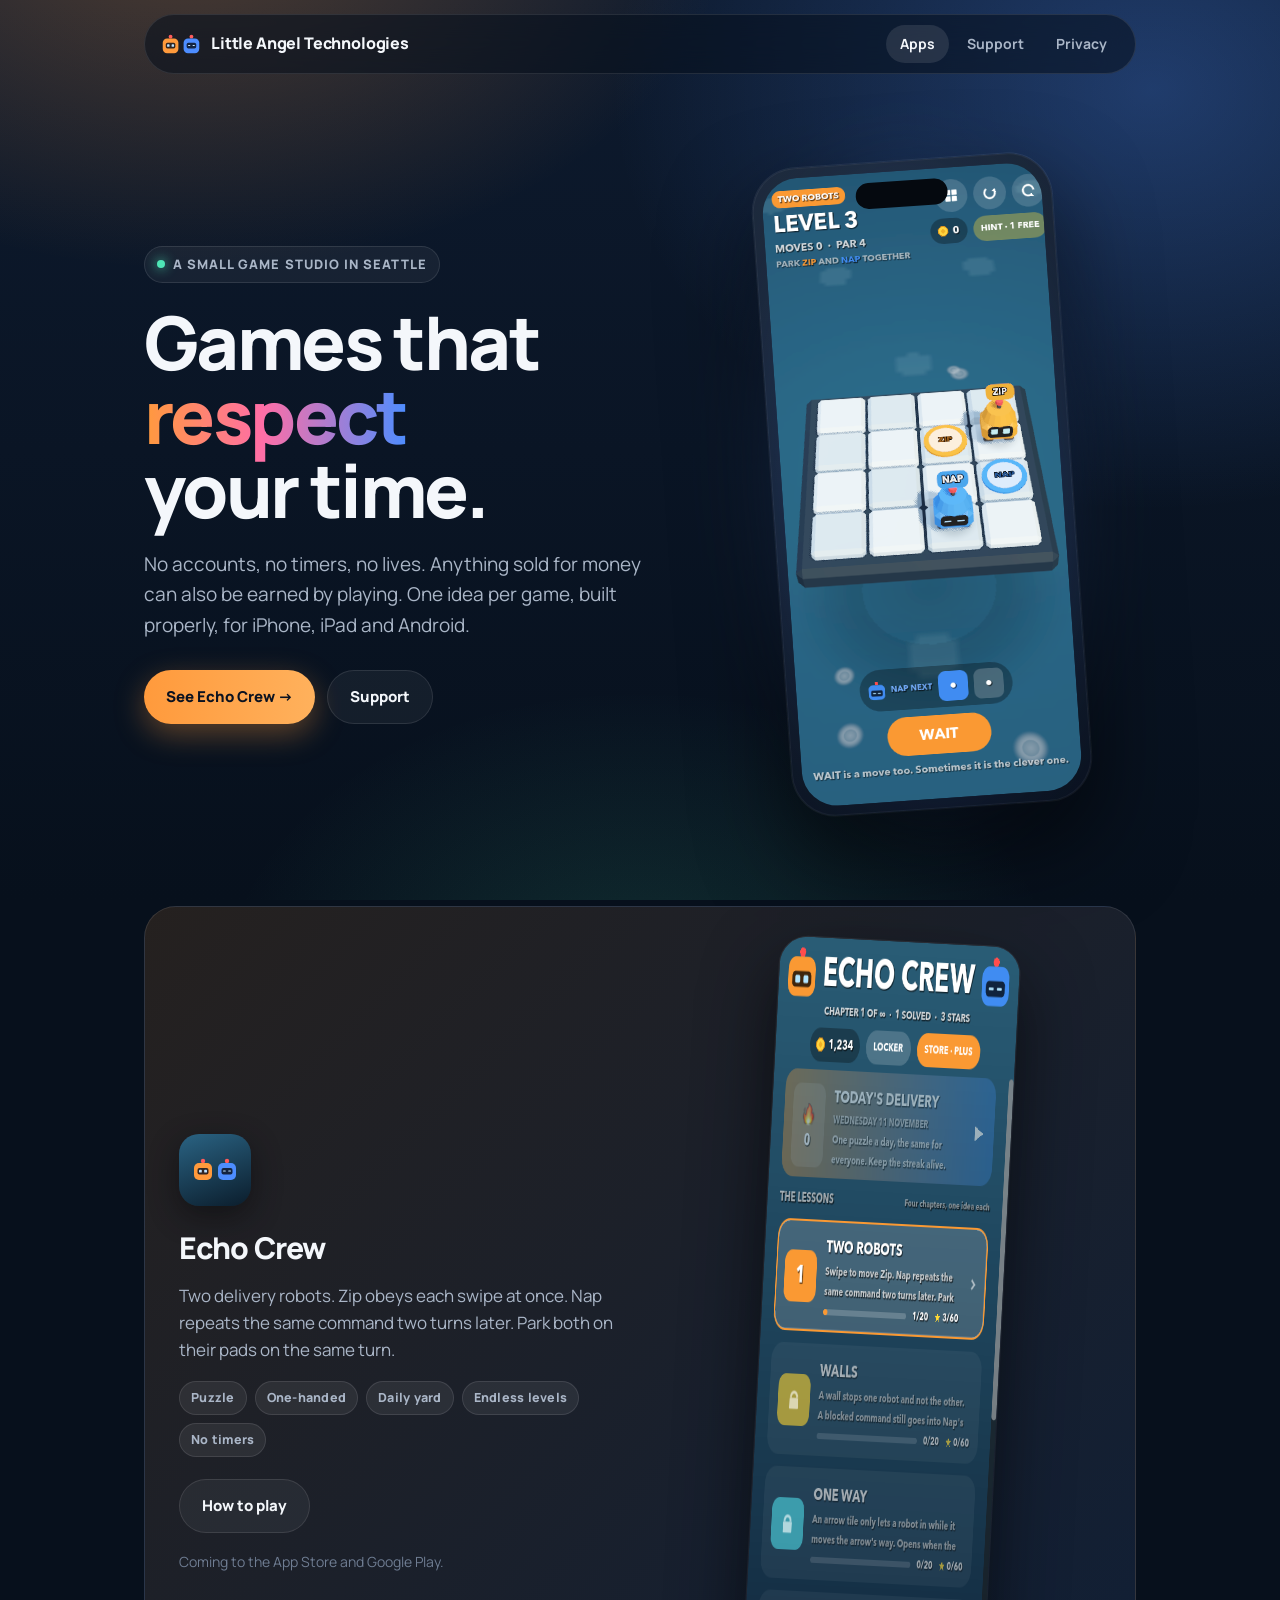
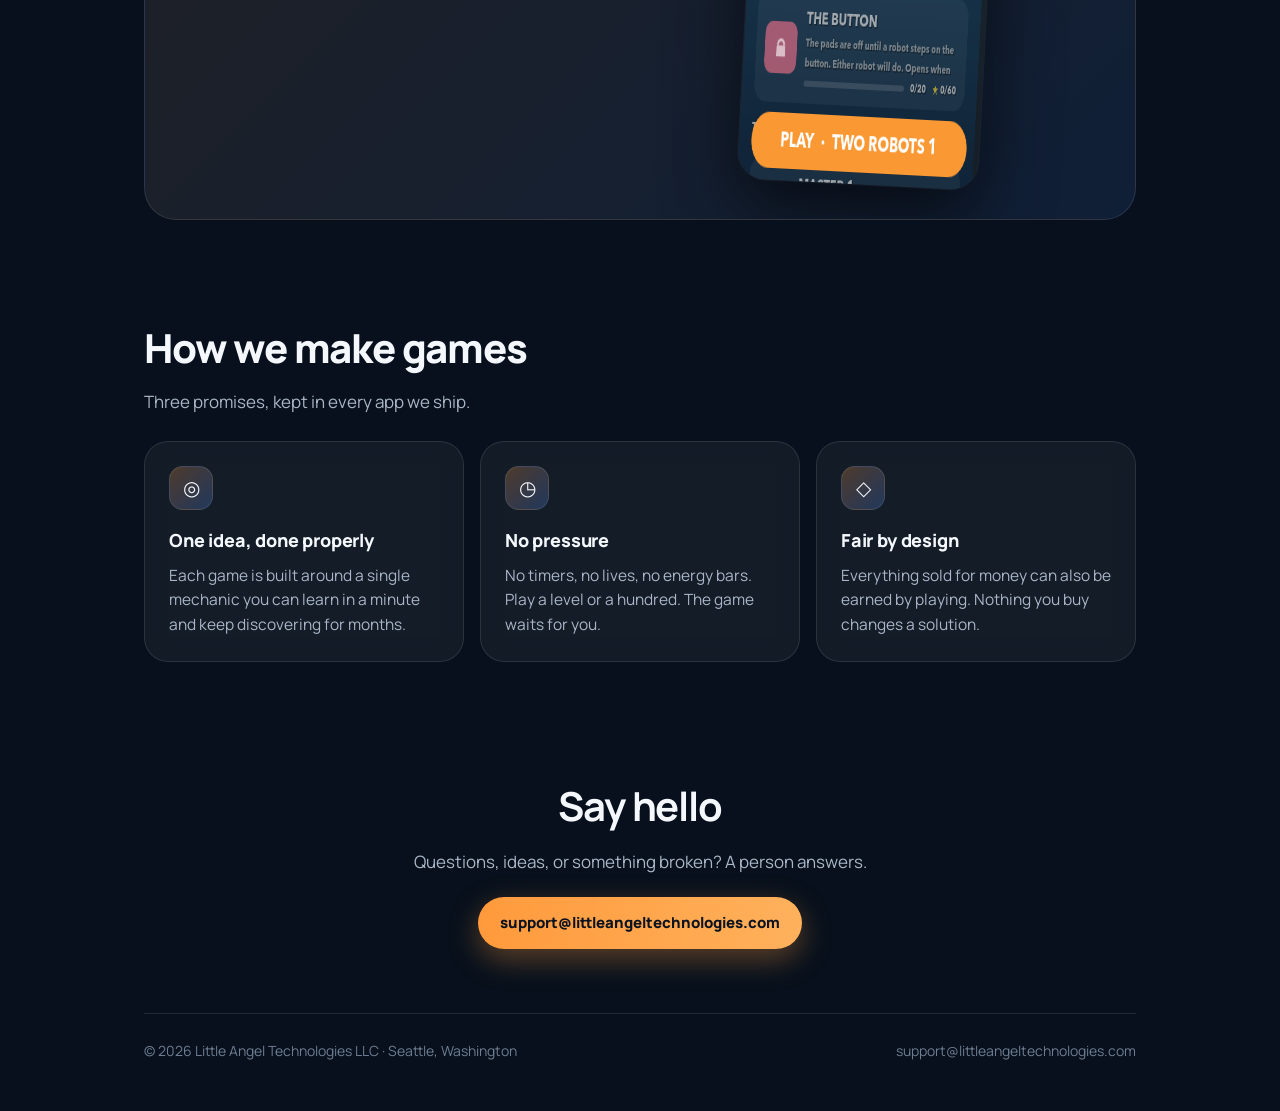
<file: index.html>
<!doctype html>
<html lang="en">
<head>
<meta charset="utf-8">
<meta name="viewport" content="width=device-width, initial-scale=1">
<meta name="theme-color" content="#07101c">
<link rel="preconnect" href="https://fonts.googleapis.com"><link rel="preconnect" href="https://fonts.gstatic.com" crossorigin>
<link href="https://fonts.googleapis.com/css2?family=Manrope:wght@500;700;800&display=swap" rel="stylesheet">
<link rel="stylesheet" href="style.css?v=4">
<title>Little Angel Technologies</title>
<meta name="description" content="Little Angel Technologies LLC makes small, original mobile games for iPhone, iPad and Android.">
</head>
<body>
<div class="top"><div class="wrap"><div class="bar"><a class="brand" href="/"><svg width="40" height="21" viewBox="0 0 46 24" aria-hidden="true"><g><circle cx="11" cy="3" r="2.2" fill="#ff5c5c"/><rect x="2" y="5" width="18" height="17" rx="5" fill="#ff9a3c"/><rect x="5.5" y="10" width="11" height="6.5" rx="2" fill="#0b1220" opacity=".85"/><rect x="7" y="11.8" width="2.8" height="2.8" rx=".7" fill="#bfe3ff"/><rect x="12.2" y="11.8" width="2.8" height="2.8" rx=".7" fill="#bfe3ff"/></g><g transform="translate(24 0)"><circle cx="11" cy="3" r="2.2" fill="#ff5c5c"/><rect x="2" y="5" width="18" height="17" rx="5" fill="#4d8dff"/><rect x="5.5" y="10" width="11" height="6.5" rx="2" fill="#0b1220" opacity=".85"/><rect x="7" y="12.6" width="2.8" height="1" rx=".5" fill="#bfe3ff"/><rect x="12.2" y="12.6" width="2.8" height="1" rx=".5" fill="#bfe3ff"/></g></svg><span class="name">Little Angel Technologies</span></a><nav><a href="/" aria-current="page">Apps</a><a href="/support.html">Support</a><a href="/privacy.html">Privacy</a></nav></div></div></div>
<div class="wrap">
<section class="hero">
<div>
<span class="eyebrow"><i></i>A small game studio in Seattle</span>
<h1>Games that <span class="grad">respect</span> your time.</h1>
<p class="lead">No accounts, no timers, no lives. Anything sold for money can also be earned by playing. One idea per game, built properly, for iPhone, iPad and Android.</p>
<div class="cta"><a class="btn primary" href="#echo-crew">See Echo Crew →</a><a class="btn ghost" href="/support.html">Support</a></div>
</div>
<div class="phone"><div class="glow"></div><img src="assets/echo-crew-play.png" alt="Echo Crew: Zip and Nap on a yard of tiles" width="390" height="844"></div>
</section>

<section class="section" id="echo-crew">
<div class="app">
<div>
<div class="icon"><svg width="46" height="24" viewBox="0 0 46 24" aria-hidden="true"><g><circle cx="11" cy="3" r="2.2" fill="#ff5c5c"/><rect x="2" y="5" width="18" height="17" rx="5" fill="#ff9a3c"/><rect x="5.5" y="10" width="11" height="6.5" rx="2" fill="#0b1220" opacity=".85"/><rect x="7" y="11.8" width="2.8" height="2.8" rx=".7" fill="#bfe3ff"/><rect x="12.2" y="11.8" width="2.8" height="2.8" rx=".7" fill="#bfe3ff"/></g><g transform="translate(24 0)"><circle cx="11" cy="3" r="2.2" fill="#ff5c5c"/><rect x="2" y="5" width="18" height="17" rx="5" fill="#4d8dff"/><rect x="5.5" y="10" width="11" height="6.5" rx="2" fill="#0b1220" opacity=".85"/><rect x="7" y="12.6" width="2.8" height="1" rx=".5" fill="#bfe3ff"/><rect x="12.2" y="12.6" width="2.8" height="1" rx=".5" fill="#bfe3ff"/></g></svg></div>
<h3>Echo Crew</h3>
<p>Two delivery robots. Zip obeys each swipe at once. Nap repeats the same command two turns later. Park both on their pads on the same turn.</p>
<div class="tags"><span class="tag">Puzzle</span><span class="tag">One-handed</span><span class="tag">Daily yard</span><span class="tag">Endless levels</span><span class="tag">No timers</span></div>
<div class="cta"><a class="btn ghost" href="/support.html#echo-crew">How to play</a></div>
<p style="margin-top:18px;font-size:14px;color:var(--fg3)">Coming to the App Store and Google Play.</p>
</div>
<div class="shot"><img src="assets/echo-crew-map.png" alt="The Echo Crew map with its chapters" width="390" height="844"></div>
</div>
</section>

<section class="section">
<h2>How we make games</h2>
<p class="sub">Three promises, kept in every app we ship.</p>
<div class="grid">
<div class="card"><div class="ic">◎</div><h3>One idea, done properly</h3><p>Each game is built around a single mechanic you can learn in a minute and keep discovering for months.</p></div>
<div class="card"><div class="ic">◷</div><h3>No pressure</h3><p>No timers, no lives, no energy bars. Play a level or a hundred. The game waits for you.</p></div>
<div class="card"><div class="ic">◇</div><h3>Fair by design</h3><p>Everything sold for money can also be earned by playing. Nothing you buy changes a solution.</p></div>
</div>
</section>

<section class="contact">
<h2>Say hello</h2>
<p>Questions, ideas, or something broken? A person answers.</p>
<a class="btn primary" href="mailto:support@littleangeltechnologies.com">support@littleangeltechnologies.com</a>
</section>
</div>
<div class="wrap"><footer><span>© 2026 Little Angel Technologies LLC · Seattle, Washington</span><span><a href="mailto:support@littleangeltechnologies.com">support@littleangeltechnologies.com</a></span></footer></div>
</body></html>
</file>
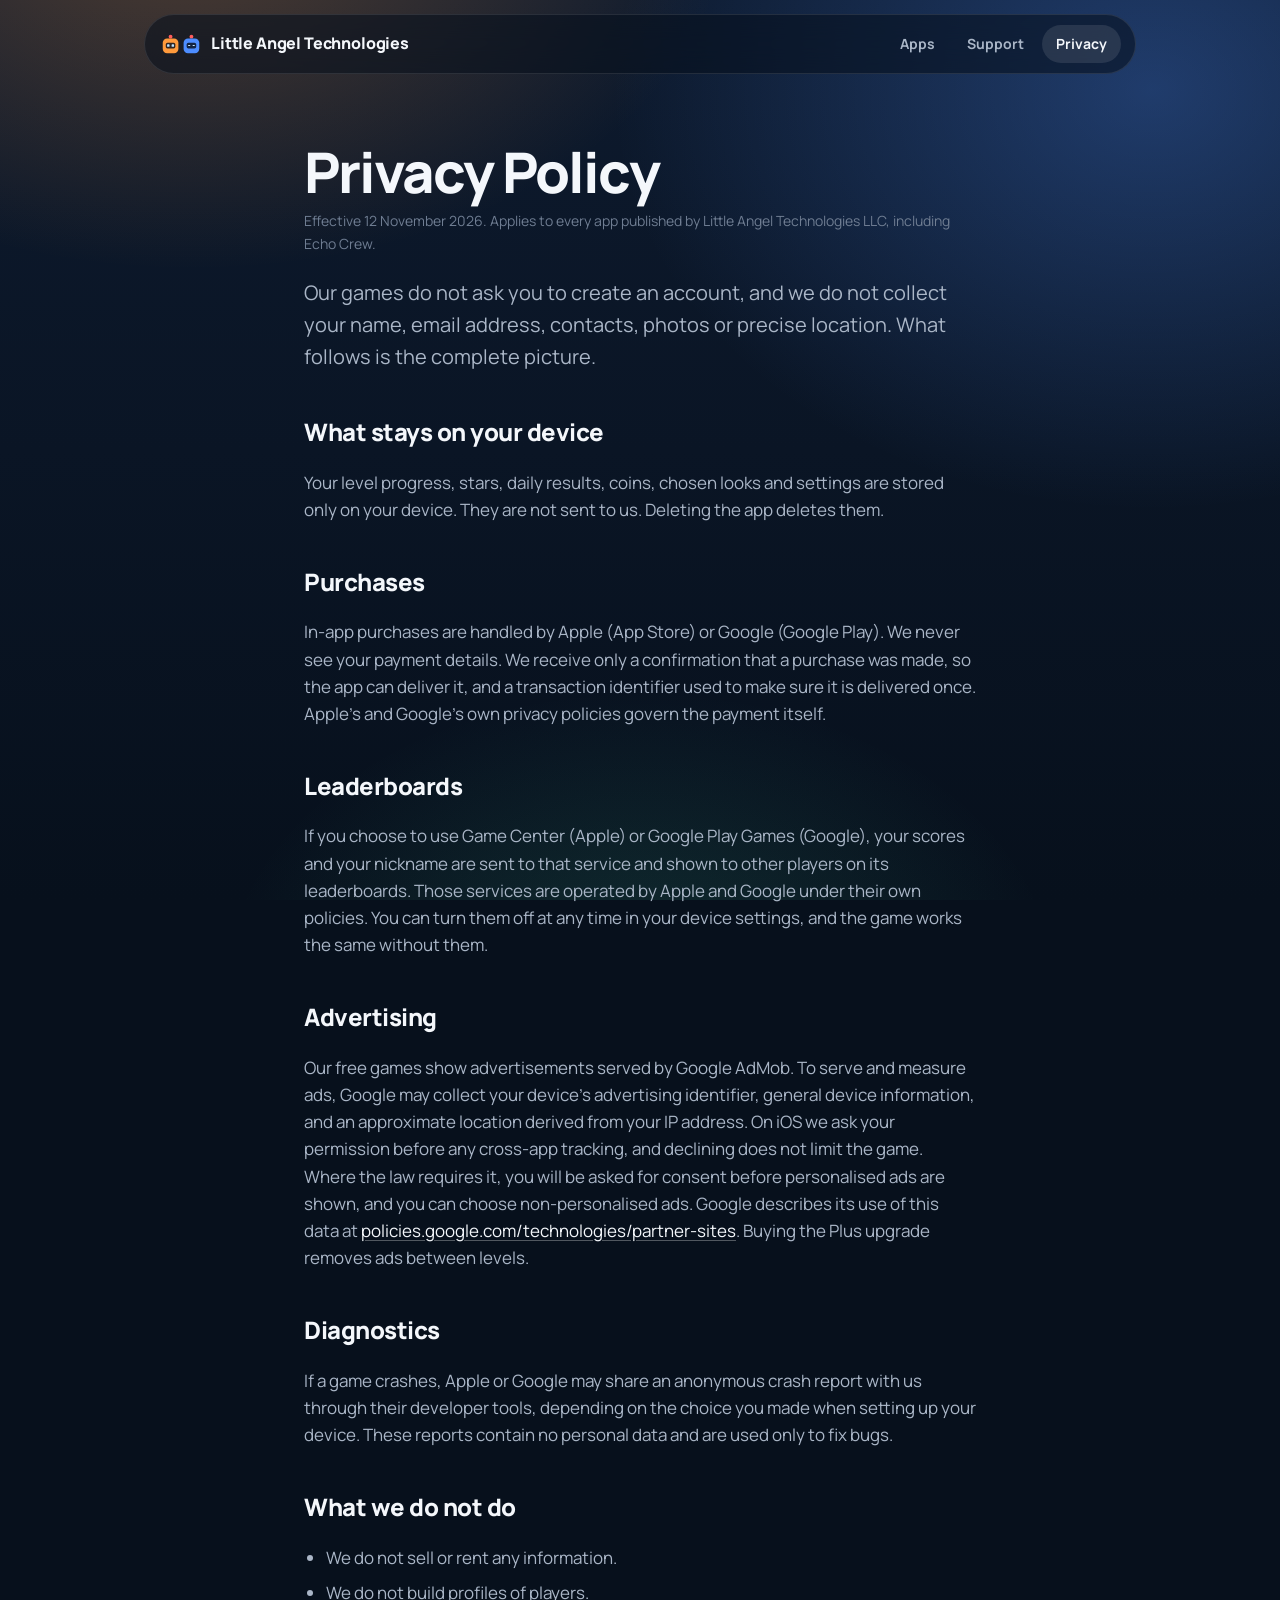
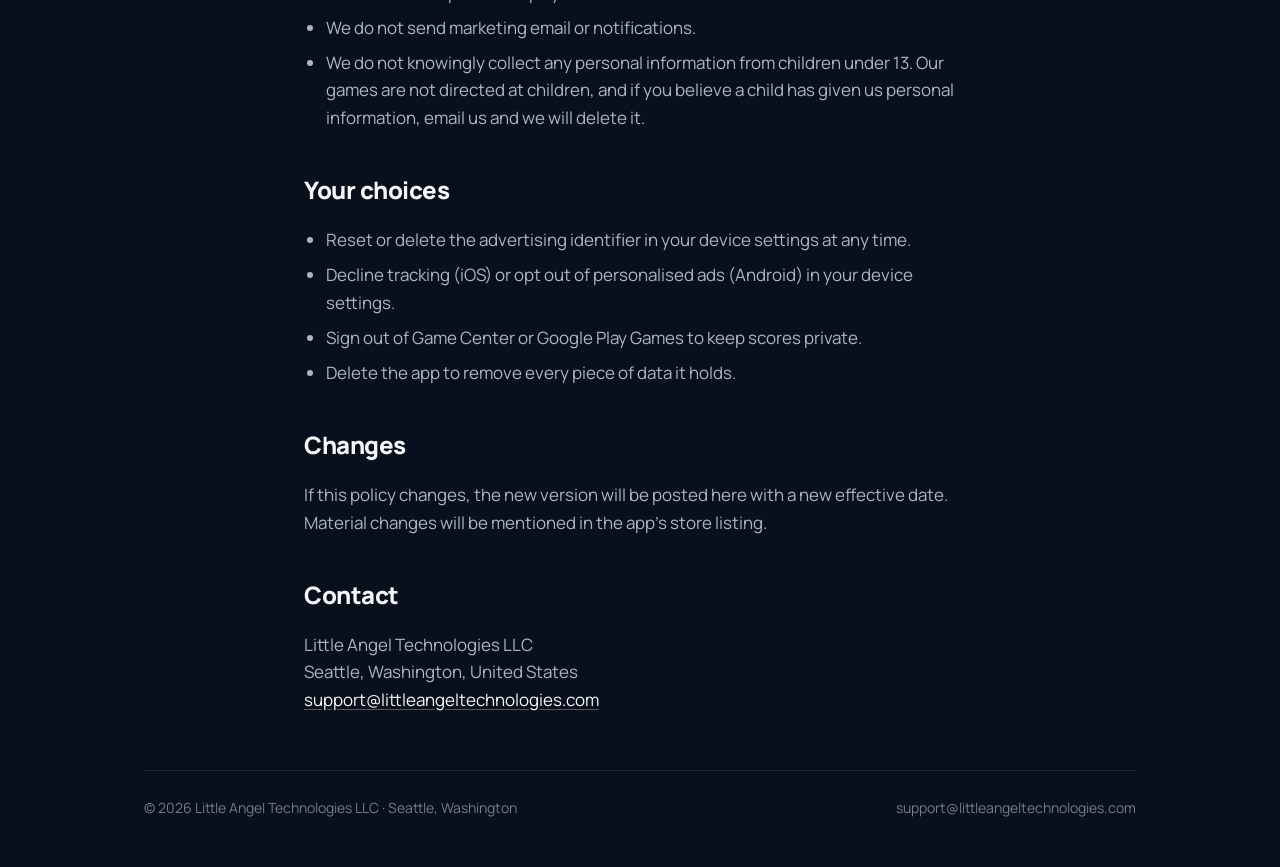
<file: privacy.html>
<!doctype html>
<html lang="en">
<head>
<meta charset="utf-8">
<meta name="viewport" content="width=device-width, initial-scale=1">
<meta name="theme-color" content="#07101c">
<link rel="preconnect" href="https://fonts.googleapis.com"><link rel="preconnect" href="https://fonts.gstatic.com" crossorigin>
<link href="https://fonts.googleapis.com/css2?family=Manrope:wght@500;700;800&display=swap" rel="stylesheet">
<link rel="stylesheet" href="style.css?v=4">
<title>Privacy Policy · Little Angel Technologies</title>
</head>
<body>
<div class="top"><div class="wrap"><div class="bar"><a class="brand" href="/"><svg width="40" height="21" viewBox="0 0 46 24" aria-hidden="true"><g><circle cx="11" cy="3" r="2.2" fill="#ff5c5c"/><rect x="2" y="5" width="18" height="17" rx="5" fill="#ff9a3c"/><rect x="5.5" y="10" width="11" height="6.5" rx="2" fill="#0b1220" opacity=".85"/><rect x="7" y="11.8" width="2.8" height="2.8" rx=".7" fill="#bfe3ff"/><rect x="12.2" y="11.8" width="2.8" height="2.8" rx=".7" fill="#bfe3ff"/></g><g transform="translate(24 0)"><circle cx="11" cy="3" r="2.2" fill="#ff5c5c"/><rect x="2" y="5" width="18" height="17" rx="5" fill="#4d8dff"/><rect x="5.5" y="10" width="11" height="6.5" rx="2" fill="#0b1220" opacity=".85"/><rect x="7" y="12.6" width="2.8" height="1" rx=".5" fill="#bfe3ff"/><rect x="12.2" y="12.6" width="2.8" height="1" rx=".5" fill="#bfe3ff"/></g></svg><span class="name">Little Angel Technologies</span></a><nav><a href="/">Apps</a><a href="/support.html">Support</a><a href="/privacy.html" aria-current="page">Privacy</a></nav></div></div></div>
<div class="doc"><h1>Privacy Policy</h1>
<p class="note">Effective 12 November 2026. Applies to every app published by Little Angel Technologies LLC, including Echo Crew.</p>
<p class="lead">Our games do not ask you to create an account, and we do not collect your name, email address, contacts, photos or precise location. What follows is the complete picture.</p>
<h2>What stays on your device</h2>
<p>Your level progress, stars, daily results, coins, chosen looks and settings are stored only on your device. They are not sent to us. Deleting the app deletes them.</p>
<h2>Purchases</h2>
<p>In-app purchases are handled by Apple (App Store) or Google (Google Play). We never see your payment details. We receive only a confirmation that a purchase was made, so the app can deliver it, and a transaction identifier used to make sure it is delivered once. Apple's and Google's own privacy policies govern the payment itself.</p>
<h2>Leaderboards</h2>
<p>If you choose to use Game Center (Apple) or Google Play Games (Google), your scores and your nickname are sent to that service and shown to other players on its leaderboards. Those services are operated by Apple and Google under their own policies. You can turn them off at any time in your device settings, and the game works the same without them.</p>
<h2>Advertising</h2>
<p>Our free games show advertisements served by Google AdMob. To serve and measure ads, Google may collect your device's advertising identifier, general device information, and an approximate location derived from your IP address. On iOS we ask your permission before any cross-app tracking, and declining does not limit the game. Where the law requires it, you will be asked for consent before personalised ads are shown, and you can choose non-personalised ads. Google describes its use of this data at <a href="https://policies.google.com/technologies/partner-sites">policies.google.com/technologies/partner-sites</a>. Buying the Plus upgrade removes ads between levels.</p>
<h2>Diagnostics</h2>
<p>If a game crashes, Apple or Google may share an anonymous crash report with us through their developer tools, depending on the choice you made when setting up your device. These reports contain no personal data and are used only to fix bugs.</p>
<h2>What we do not do</h2>
<ul>
<li>We do not sell or rent any information.</li>
<li>We do not build profiles of players.</li>
<li>We do not send marketing email or notifications.</li>
<li>We do not knowingly collect any personal information from children under 13. Our games are not directed at children, and if you believe a child has given us personal information, email us and we will delete it.</li>
</ul>
<h2>Your choices</h2>
<ul>
<li>Reset or delete the advertising identifier in your device settings at any time.</li>
<li>Decline tracking (iOS) or opt out of personalised ads (Android) in your device settings.</li>
<li>Sign out of Game Center or Google Play Games to keep scores private.</li>
<li>Delete the app to remove every piece of data it holds.</li>
</ul>
<h2>Changes</h2>
<p>If this policy changes, the new version will be posted here with a new effective date. Material changes will be mentioned in the app's store listing.</p>
<h2>Contact</h2>
<p>Little Angel Technologies LLC<br>Seattle, Washington, United States<br><a href="mailto:support@littleangeltechnologies.com">support@littleangeltechnologies.com</a></p></div>
<div class="wrap"><footer><span>© 2026 Little Angel Technologies LLC · Seattle, Washington</span><span><a href="mailto:support@littleangeltechnologies.com">support@littleangeltechnologies.com</a></span></footer></div>
</body></html>
</file>
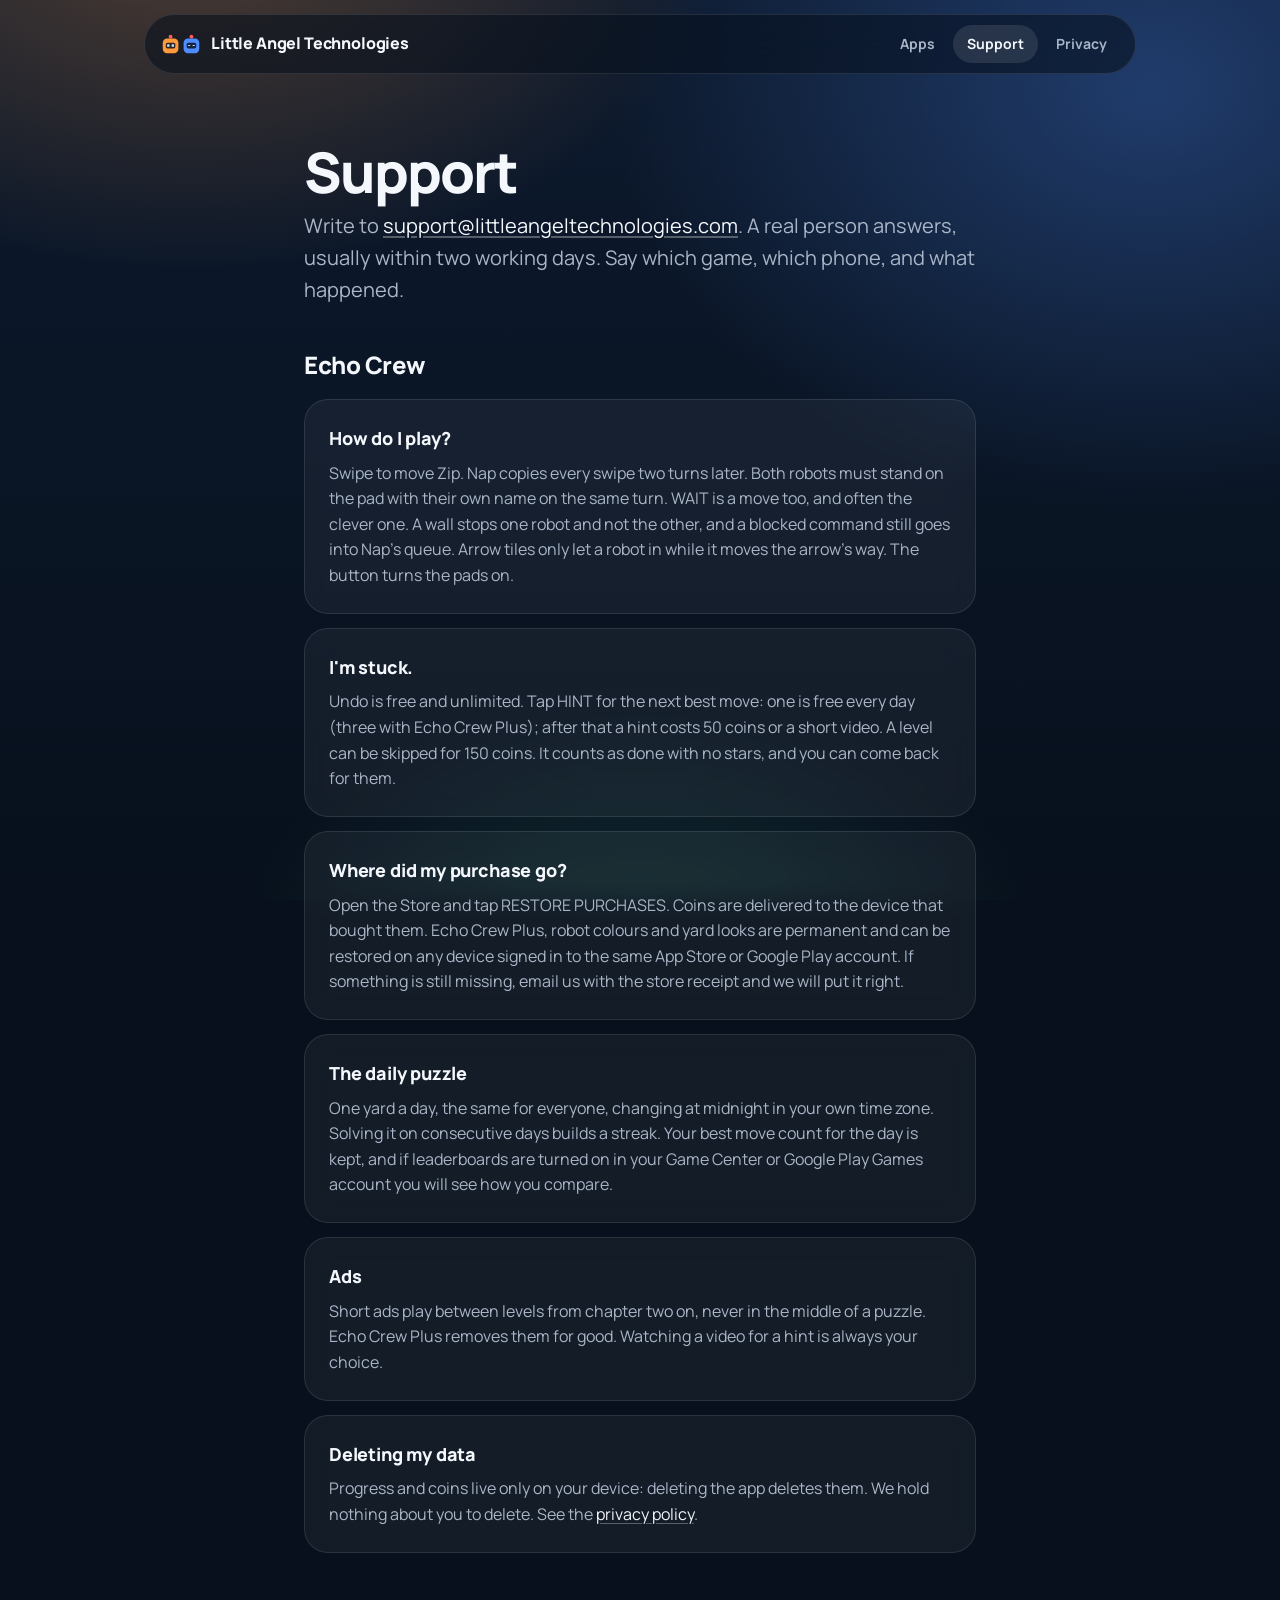
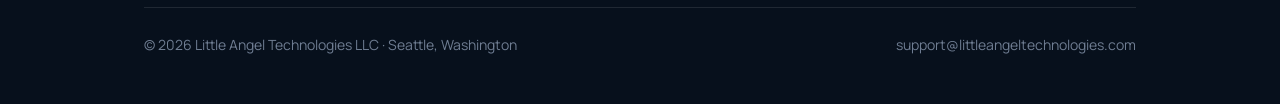
<file: support.html>
<!doctype html>
<html lang="en">
<head>
<meta charset="utf-8">
<meta name="viewport" content="width=device-width, initial-scale=1">
<meta name="theme-color" content="#07101c">
<link rel="preconnect" href="https://fonts.googleapis.com"><link rel="preconnect" href="https://fonts.gstatic.com" crossorigin>
<link href="https://fonts.googleapis.com/css2?family=Manrope:wght@500;700;800&display=swap" rel="stylesheet">
<link rel="stylesheet" href="style.css?v=4">
<title>Support · Little Angel Technologies</title>
</head>
<body>
<div class="top"><div class="wrap"><div class="bar"><a class="brand" href="/"><svg width="40" height="21" viewBox="0 0 46 24" aria-hidden="true"><g><circle cx="11" cy="3" r="2.2" fill="#ff5c5c"/><rect x="2" y="5" width="18" height="17" rx="5" fill="#ff9a3c"/><rect x="5.5" y="10" width="11" height="6.5" rx="2" fill="#0b1220" opacity=".85"/><rect x="7" y="11.8" width="2.8" height="2.8" rx=".7" fill="#bfe3ff"/><rect x="12.2" y="11.8" width="2.8" height="2.8" rx=".7" fill="#bfe3ff"/></g><g transform="translate(24 0)"><circle cx="11" cy="3" r="2.2" fill="#ff5c5c"/><rect x="2" y="5" width="18" height="17" rx="5" fill="#4d8dff"/><rect x="5.5" y="10" width="11" height="6.5" rx="2" fill="#0b1220" opacity=".85"/><rect x="7" y="12.6" width="2.8" height="1" rx=".5" fill="#bfe3ff"/><rect x="12.2" y="12.6" width="2.8" height="1" rx=".5" fill="#bfe3ff"/></g></svg><span class="name">Little Angel Technologies</span></a><nav><a href="/">Apps</a><a href="/support.html" aria-current="page">Support</a><a href="/privacy.html">Privacy</a></nav></div></div></div>
<div class="doc"><h1>Support</h1>
<p class="lead">Write to <a href="mailto:support@littleangeltechnologies.com">support@littleangeltechnologies.com</a>. A real person answers, usually within two working days. Say which game, which phone, and what happened.</p>
<h2 id="echo-crew">Echo Crew</h2>
<div class="card"><h3>How do I play?</h3><p>Swipe to move Zip. Nap copies every swipe two turns later. Both robots must stand on the pad with their own name on the same turn. WAIT is a move too, and often the clever one. A wall stops one robot and not the other, and a blocked command still goes into Nap's queue. Arrow tiles only let a robot in while it moves the arrow's way. The button turns the pads on.</p></div>
<div class="card"><h3>I'm stuck.</h3><p>Undo is free and unlimited. Tap HINT for the next best move: one is free every day (three with Echo Crew Plus); after that a hint costs 50 coins or a short video. A level can be skipped for 150 coins. It counts as done with no stars, and you can come back for them.</p></div>
<div class="card"><h3>Where did my purchase go?</h3><p>Open the Store and tap RESTORE PURCHASES. Coins are delivered to the device that bought them. Echo Crew Plus, robot colours and yard looks are permanent and can be restored on any device signed in to the same App Store or Google Play account. If something is still missing, email us with the store receipt and we will put it right.</p></div>
<div class="card"><h3>The daily puzzle</h3><p>One yard a day, the same for everyone, changing at midnight in your own time zone. Solving it on consecutive days builds a streak. Your best move count for the day is kept, and if leaderboards are turned on in your Game Center or Google Play Games account you will see how you compare.</p></div>
<div class="card"><h3>Ads</h3><p>Short ads play between levels from chapter two on, never in the middle of a puzzle. Echo Crew Plus removes them for good. Watching a video for a hint is always your choice.</p></div>
<div class="card"><h3>Deleting my data</h3><p>Progress and coins live only on your device: deleting the app deletes them. We hold nothing about you to delete. See the <a href="/privacy.html">privacy policy</a>.</p></div></div>
<div class="wrap"><footer><span>© 2026 Little Angel Technologies LLC · Seattle, Washington</span><span><a href="mailto:support@littleangeltechnologies.com">support@littleangeltechnologies.com</a></span></footer></div>
</body></html>
</file>
<file: style.css>
:root {
  --bg: #07101c; --bg2: #0d1a2e; --fg: #f4f7fb; --fg2: #aab6c7; --fg3: #6f7d92; --line: rgba(255,255,255,.1);
  --glass: rgba(255,255,255,.05); --zip: #ff9a3c; --nap: #4d8dff; --mint: #4ee6b5;
}
* { box-sizing: border-box; }
html { -webkit-text-size-adjust: 100%; scroll-behavior: smooth; }
body { margin: 0; background: var(--bg); color: var(--fg); font-family: "Manrope", -apple-system, "Helvetica Neue", Roboto, Arial, sans-serif; font-size: 17px; line-height: 1.6; overflow-x: hidden; }
body::before { content: ""; position: fixed; inset: 0; z-index: -1; pointer-events: none;
  background: radial-gradient(900px 600px at 15% -10%, rgba(255,154,60,.28), transparent 60%),
              radial-gradient(900px 700px at 90% 10%, rgba(77,141,255,.3), transparent 60%),
              radial-gradient(700px 500px at 50% 110%, rgba(78,230,181,.14), transparent 60%),
              linear-gradient(180deg, var(--bg2), var(--bg)); }
.wrap { max-width: 1040px; margin: 0 auto; padding: 0 24px; }
.top { position: sticky; top: 0; z-index: 5; padding: 14px 0; }
.bar { display: flex; align-items: center; justify-content: space-between; gap: 12px; padding: 10px 14px 10px 16px; border-radius: 999px; background: rgba(7,16,28,.55); border: 1px solid var(--line); backdrop-filter: blur(18px); -webkit-backdrop-filter: blur(18px); }
.brand { display: flex; align-items: center; gap: 10px; text-decoration: none; color: var(--fg); font-weight: 800; letter-spacing: -0.01em; font-size: 16px; }
.brand .name { white-space: nowrap; }
nav { display: flex; gap: 4px; }
nav a { color: var(--fg2); text-decoration: none; font-size: 14px; font-weight: 700; padding: 8px 14px; border-radius: 999px; transition: background .2s, color .2s; }
nav a:hover { color: var(--fg); background: rgba(255,255,255,.07); }
nav a[aria-current] { color: var(--fg); background: rgba(255,255,255,.1); }
@media (max-width: 560px) { .brand .name { display: none; } nav a { padding: 8px 11px; } }
.hero { display: grid; grid-template-columns: 1.1fr .9fr; gap: 40px; align-items: center; padding: 72px 0 48px; }
@media (max-width: 820px) { .hero { grid-template-columns: 1fr; padding-top: 48px; } }
.eyebrow { display: inline-flex; align-items: center; gap: 8px; font-size: 13px; font-weight: 800; letter-spacing: .08em; text-transform: uppercase; color: var(--fg2); background: var(--glass); border: 1px solid var(--line); padding: 7px 12px; border-radius: 999px; margin-bottom: 22px; }
.eyebrow i { width: 8px; height: 8px; border-radius: 50%; background: var(--mint); box-shadow: 0 0 12px var(--mint); }
h1 { font-size: clamp(42px, 7vw, 74px); line-height: 1.0; letter-spacing: -0.035em; font-weight: 800; margin: 0 0 22px; text-wrap: balance; }
h1 .grad { background: linear-gradient(90deg, var(--zip), #ff6ea6 45%, var(--nap)); -webkit-background-clip: text; background-clip: text; color: transparent; }
.lead { font-size: 19px; color: var(--fg2); max-width: 34em; margin: 0 0 30px; }
.cta { display: flex; flex-wrap: wrap; gap: 12px; }
.btn { display: inline-flex; align-items: center; gap: 10px; padding: 14px 22px; border-radius: 999px; font-weight: 800; text-decoration: none; font-size: 15px; transition: transform .15s, box-shadow .2s, background .2s; }
.btn:active { transform: translateY(1px); }
.btn.primary { color: #0b1220; background: linear-gradient(90deg, var(--zip), #ffb15c); box-shadow: 0 10px 30px rgba(255,154,60,.35); }
.btn.primary:hover { box-shadow: 0 14px 40px rgba(255,154,60,.5); }
.btn.ghost { color: var(--fg); background: var(--glass); border: 1px solid var(--line); }
.btn.ghost:hover { background: rgba(255,255,255,.1); }
.phone { position: relative; justify-self: center; width: min(300px, 78vw); aspect-ratio: 390/844; border-radius: 44px; padding: 10px; background: linear-gradient(160deg, #1d2a3d, #0a1220); box-shadow: 0 40px 90px rgba(0,0,0,.6), 0 0 0 1px rgba(255,255,255,.08), inset 0 0 0 1px rgba(255,255,255,.05); transform: rotate(-4deg); }
.phone img { width: 100%; height: 100%; object-fit: cover; border-radius: 36px; display: block; }
.phone::after { content: ""; position: absolute; top: 20px; left: 50%; transform: translateX(-50%); width: 92px; height: 26px; border-radius: 999px; background: #05090f; }
.glow { position: absolute; inset: -40px; z-index: -1; border-radius: 60px; background: radial-gradient(closest-side, rgba(77,141,255,.35), transparent); filter: blur(30px); }
.section { padding: 48px 0; }
.section h2 { font-size: clamp(28px, 4vw, 40px); letter-spacing: -0.03em; font-weight: 800; margin: 0 0 8px; }
.section .sub { color: var(--fg2); margin: 0 0 26px; font-size: 17px; }
.grid { display: grid; grid-template-columns: repeat(3, 1fr); gap: 16px; }
@media (max-width: 820px) { .grid { grid-template-columns: 1fr; } }
.card { background: var(--glass); border: 1px solid var(--line); border-radius: 24px; padding: 24px; backdrop-filter: blur(12px); -webkit-backdrop-filter: blur(12px); transition: transform .2s, border-color .2s; }
.card:hover { transform: translateY(-3px); border-color: rgba(255,255,255,.2); }
.card h3 { margin: 0 0 8px; font-size: 18px; font-weight: 800; letter-spacing: -0.01em; }
.card p { margin: 0; color: var(--fg2); font-size: 15.5px; }
.card .ic { width: 44px; height: 44px; border-radius: 14px; display: grid; place-items: center; margin-bottom: 16px; font-size: 20px; background: linear-gradient(135deg, rgba(255,154,60,.25), rgba(77,141,255,.25)); border: 1px solid var(--line); }
.app { display: grid; grid-template-columns: 1fr 1fr; gap: 32px; align-items: center; border-radius: 32px; padding: 34px; background: linear-gradient(135deg, rgba(255,154,60,.12), rgba(77,141,255,.12)); border: 1px solid var(--line); overflow: hidden; position: relative; }
@media (max-width: 820px) { .app { grid-template-columns: 1fr; padding: 26px; } }
.app .icon { width: 72px; height: 72px; border-radius: 20px; background: linear-gradient(160deg, #2a6383, #0b1d2c); display: grid; place-items: center; box-shadow: 0 10px 30px rgba(0,0,0,.4); margin-bottom: 18px; }
.app h3 { font-size: 30px; margin: 0 0 10px; letter-spacing: -0.03em; font-weight: 800; }
.app p { color: var(--fg2); margin: 0 0 18px; }
.app .tags { display: flex; flex-wrap: wrap; gap: 8px; margin-bottom: 22px; }
.tag { font-size: 12.5px; font-weight: 800; padding: 6px 11px; border-radius: 999px; background: rgba(255,255,255,.07); border: 1px solid var(--line); color: var(--fg2); letter-spacing: .02em; }
.app .shot { justify-self: center; width: min(240px, 70vw); border-radius: 28px; overflow: hidden; box-shadow: 0 30px 70px rgba(0,0,0,.6), 0 0 0 1px rgba(255,255,255,.08); transform: rotate(3deg); }
.app .shot img { width: 100%; display: block; }
.contact { text-align: center; padding: 64px 0; }
.contact h2 { font-size: clamp(28px, 4vw, 40px); letter-spacing: -0.03em; margin: 0 0 10px; }
.contact p { color: var(--fg2); margin: 0 0 22px; }
footer { border-top: 1px solid var(--line); padding: 26px 0 48px; color: var(--fg3); font-size: 14px; display: flex; flex-wrap: wrap; gap: 8px 24px; justify-content: space-between; }
footer a { color: var(--fg3); text-decoration: none; } footer a:hover { color: var(--fg); }
.doc { max-width: 720px; margin: 0 auto; padding: 56px 24px 40px; }
.doc h1 { font-size: clamp(36px, 6vw, 56px); margin: 0 0 10px; }
.doc .note { color: var(--fg3); font-size: 14px; margin: 0 0 22px; }
.doc .lead { font-size: 20px; margin-bottom: 36px; }
.doc h2 { font-size: 24px; letter-spacing: -0.02em; margin: 40px 0 10px; font-weight: 800; }
.doc p, .doc li { color: var(--fg2); }
.doc ul { padding-left: 22px; } .doc li { margin-bottom: 8px; }
.doc a { color: var(--fg); text-decoration: underline; text-decoration-color: rgba(255,255,255,.3); text-underline-offset: 3px; }
.doc .card { margin: 14px 0; }
.doc .card p { font-size: 16px; }
</file>
